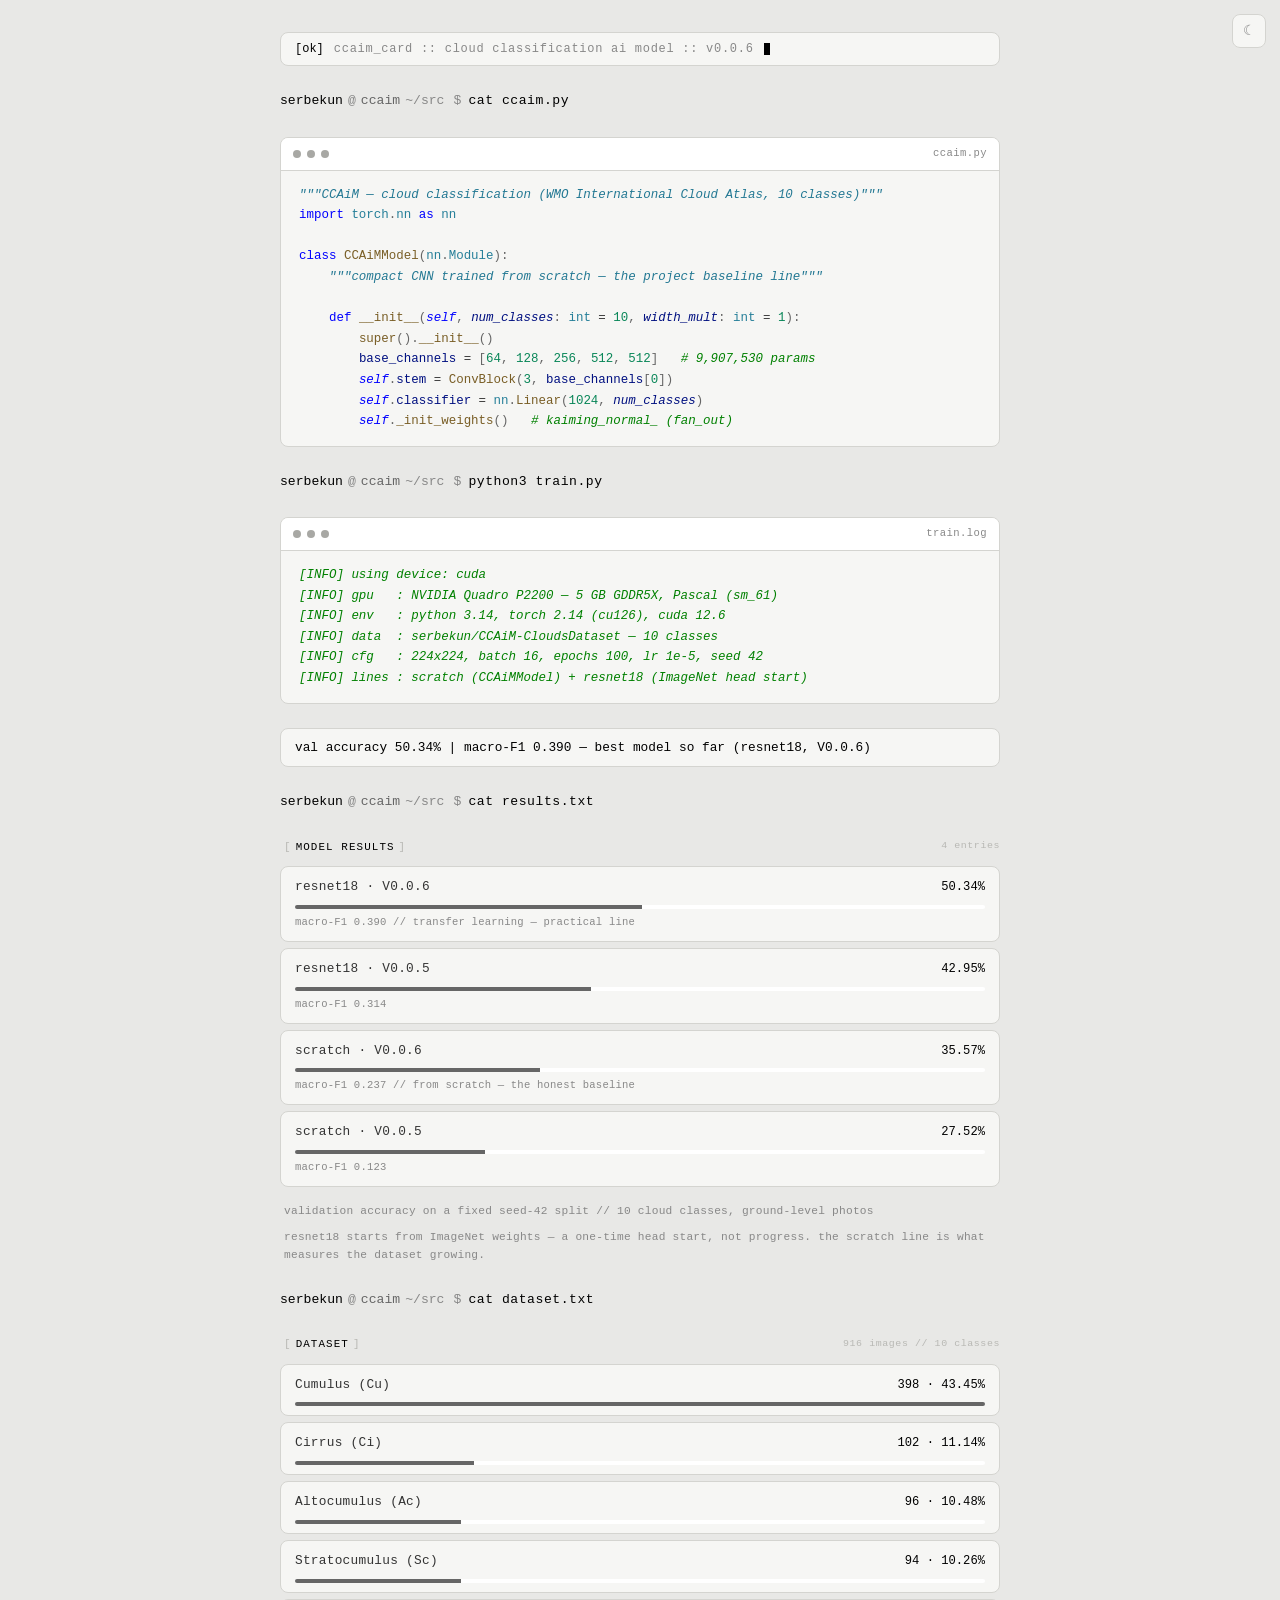
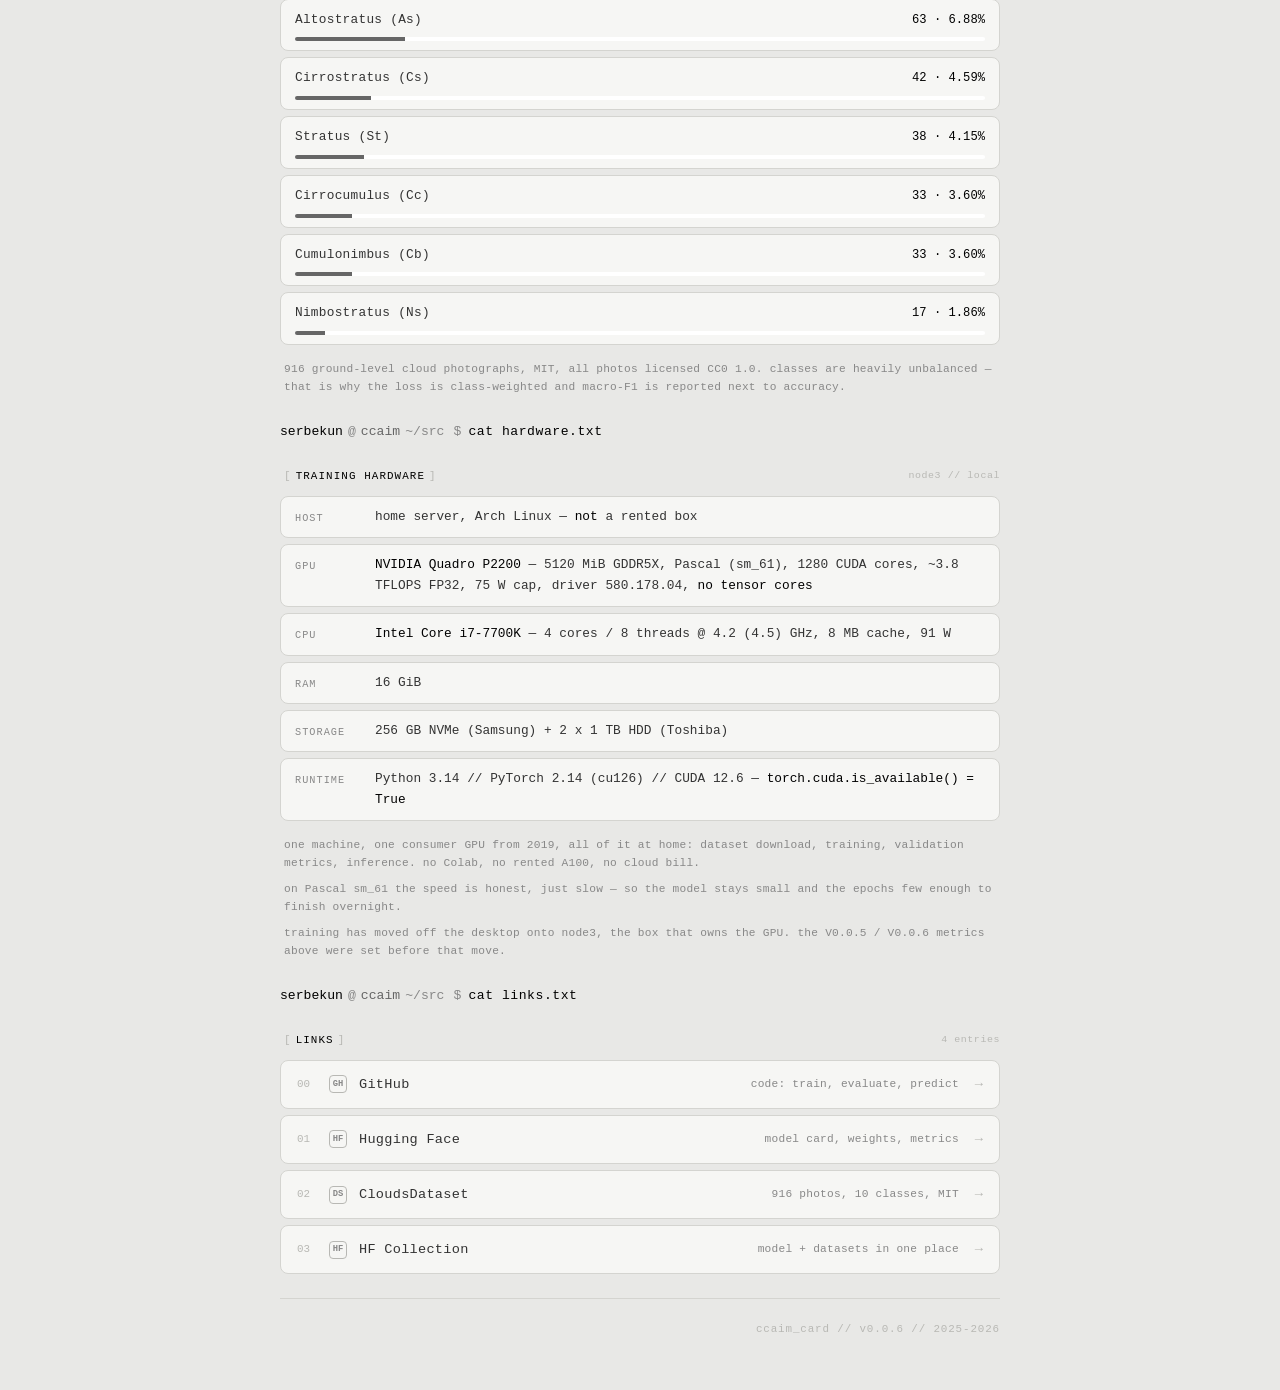
<file: index.html>
<!DOCTYPE html>
<html lang="en">
<head>
    <meta charset="UTF-8">
    <meta name="viewport" content="width=device-width, initial-scale=1, viewport-fit=cover">
    <title>CCAiM — Cloud Classification AI Model</title>
    <meta name="description" content="CCAiM — a cloud classification model trained on ground-level photographs (WMO International Cloud Atlas, 10 classes). Trained on a home server with a Quadro P2200 — no cloud, no rented GPU.">
    <meta name="theme-color" content="#0a0a0a" media="(prefers-color-scheme: dark)">
    <meta name="theme-color" content="#e8e8e6" media="(prefers-color-scheme: light)">
    <link rel="icon" type="image/svg+xml" href="/favicon.svg">
    <link rel="apple-touch-icon" href="/favicon.svg">
    <link rel="stylesheet" href="style.css">
    <script src="theme.js"></script>
</head>
<body>

    <button class="theme-toggle" type="button" aria-label="Toggle theme">
        <span class="tt-sun">☀</span><span class="tt-moon">☾</span>
    </button>

    <div class="terminal-window">

        <div class="boot-line">
            <span class="boot-time">[ok]</span>
            <span class="boot-msg">ccaim_card :: cloud classification ai model :: v0.0.6</span>
            <span class="cursor-boot blink-boot"></span>
        </div>

        <!-- intro: model source -->
        <div class="prompt-line">
            <span class="prompt-user">serbekun</span>
            <span class="prompt-at">@</span>
            <span class="prompt-host">ccaim</span>
            <span class="prompt-path">~/src</span>
            <span class="prompt-dol">$</span>
            <span class="prompt-cmd">cat ccaim.py</span>
        </div>

        <div class="code-window">
            <div class="code-window-bar">
                <div class="code-window-dots"><span></span><span></span><span></span></div>
                <span class="code-window-name">ccaim.py</span>
            </div>
<div class="code-window-body">
<div class="code-line"><span class="tok-doc">"""CCAiM — cloud classification (WMO International Cloud Atlas, 10 classes)"""</span></div>
<div class="code-line"><span class="tok-kw">import</span> <span class="tok-mod">torch</span><span class="tok-punct">.</span><span class="tok-mod">nn</span> <span class="tok-kw">as</span> <span class="tok-mod">nn</span></div>
<div class="code-line">&#8203;</div>
<div class="code-line"><span class="tok-kw">class</span> <span class="tok-func">CCAiMModel</span><span class="tok-punct">(</span><span class="tok-mod">nn</span><span class="tok-punct">.</span><span class="tok-type">Module</span><span class="tok-punct">):</span></div>
<div class="code-line">    <span class="tok-doc">"""compact CNN trained from scratch — the project baseline line"""</span></div>
<div class="code-line">&#8203;</div>
<div class="code-line">    <span class="tok-kw">def</span> <span class="tok-func">__init__</span><span class="tok-punct">(</span><span class="tok-self">self</span><span class="tok-punct">,</span> <span class="tok-param">num_classes</span><span class="tok-punct">:</span> <span class="tok-type">int</span> <span class="tok-op">=</span> <span class="tok-num">10</span><span class="tok-punct">,</span> <span class="tok-param">width_mult</span><span class="tok-punct">:</span> <span class="tok-type">int</span> <span class="tok-op">=</span> <span class="tok-num">1</span><span class="tok-punct">):</span></div>
<div class="code-line">        <span class="tok-func">super</span><span class="tok-punct">().</span><span class="tok-func">__init__</span><span class="tok-punct">()</span></div>
<div class="code-line">        <span class="tok-var">base_channels</span> <span class="tok-op">=</span> <span class="tok-punct">[</span><span class="tok-num">64</span><span class="tok-punct">,</span> <span class="tok-num">128</span><span class="tok-punct">,</span> <span class="tok-num">256</span><span class="tok-punct">,</span> <span class="tok-num">512</span><span class="tok-punct">,</span> <span class="tok-num">512</span><span class="tok-punct">]</span>   <span class="tok-com"># 9,907,530 params</span></div>
<div class="code-line">        <span class="tok-self">self</span><span class="tok-punct">.</span><span class="tok-prop">stem</span> <span class="tok-op">=</span> <span class="tok-func">ConvBlock</span><span class="tok-punct">(</span><span class="tok-num">3</span><span class="tok-punct">,</span> <span class="tok-var">base_channels</span><span class="tok-punct">[</span><span class="tok-num">0</span><span class="tok-punct">])</span></div>
<div class="code-line">        <span class="tok-self">self</span><span class="tok-punct">.</span><span class="tok-prop">classifier</span> <span class="tok-op">=</span> <span class="tok-mod">nn</span><span class="tok-punct">.</span><span class="tok-func">Linear</span><span class="tok-punct">(</span><span class="tok-num">1024</span><span class="tok-punct">,</span> <span class="tok-param">num_classes</span><span class="tok-punct">)</span></div>
<div class="code-line">        <span class="tok-self">self</span><span class="tok-punct">.</span><span class="tok-func">_init_weights</span><span class="tok-punct">()</span>   <span class="tok-com"># kaiming_normal_ (fan_out)</span></div>
</div>
        </div>

        <!-- training run -->
        <div class="prompt-line">
            <span class="prompt-user">serbekun</span>
            <span class="prompt-at">@</span>
            <span class="prompt-host">ccaim</span>
            <span class="prompt-path">~/src</span>
            <span class="prompt-dol">$</span>
            <span class="prompt-cmd">python3 train.py</span>
        </div>

        <div class="code-window">
            <div class="code-window-bar">
                <div class="code-window-dots"><span></span><span></span><span></span></div>
                <span class="code-window-name">train.log</span>
            </div>
<div class="code-window-body">
<div class="code-line"><span class="tok-com">[INFO] using device: cuda</span></div>
<div class="code-line"><span class="tok-com">[INFO] gpu   : NVIDIA Quadro P2200 — 5 GB GDDR5X, Pascal (sm_61)</span></div>
<div class="code-line"><span class="tok-com">[INFO] env   : python 3.14, torch 2.14 (cu126), cuda 12.6</span></div>
<div class="code-line"><span class="tok-com">[INFO] data  : serbekun/CCAiM-CloudsDataset — 10 classes</span></div>
<div class="code-line"><span class="tok-com">[INFO] cfg   : 224x224, batch 16, epochs 100, lr 1e-5, seed 42</span></div>
<div class="code-line"><span class="tok-com">[INFO] lines : scratch (CCAiMModel) + resnet18 (ImageNet head start)</span></div>
</div>
        </div>

        <div class="program-output">val accuracy 50.34% | macro-F1 0.390 — best model so far (resnet18, V0.0.6)</div>

        <!-- results -->
        <div class="prompt-line">
            <span class="prompt-user">serbekun</span>
            <span class="prompt-at">@</span>
            <span class="prompt-host">ccaim</span>
            <span class="prompt-path">~/src</span>
            <span class="prompt-dol">$</span>
            <span class="prompt-cmd">cat results.txt</span>
        </div>

        <div class="output">

            <div class="section-label">
                <span class="label-bracket">[</span>
                <span class="label-text">MODEL RESULTS</span>
                <span class="label-bracket">]</span>
                <span class="label-count">4 entries</span>
            </div>

            <div class="stat-list">

                <div class="stat-row">
                    <div class="stat-head">
                        <span class="stat-name">resnet18 · V0.0.6</span>
                        <span class="stat-val">50.34%</span>
                    </div>
                    <div class="stat-bar"><div class="stat-fill" style="width:50.34%"></div></div>
                    <div class="stat-note">macro-F1 0.390 // transfer learning — practical line</div>
                </div>

                <div class="stat-row">
                    <div class="stat-head">
                        <span class="stat-name">resnet18 · V0.0.5</span>
                        <span class="stat-val">42.95%</span>
                    </div>
                    <div class="stat-bar"><div class="stat-fill" style="width:42.95%"></div></div>
                    <div class="stat-note">macro-F1 0.314</div>
                </div>

                <div class="stat-row">
                    <div class="stat-head">
                        <span class="stat-name">scratch · V0.0.6</span>
                        <span class="stat-val">35.57%</span>
                    </div>
                    <div class="stat-bar"><div class="stat-fill" style="width:35.57%"></div></div>
                    <div class="stat-note">macro-F1 0.237 // from scratch — the honest baseline</div>
                </div>

                <div class="stat-row">
                    <div class="stat-head">
                        <span class="stat-name">scratch · V0.0.5</span>
                        <span class="stat-val">27.52%</span>
                    </div>
                    <div class="stat-bar"><div class="stat-fill" style="width:27.52%"></div></div>
                    <div class="stat-note">macro-F1 0.123</div>
                </div>

            </div>

            <div class="note-line">
                validation accuracy on a fixed seed-42 split // 10 cloud classes, ground-level photos
            </div>

            <div class="note-line">
                resnet18 starts from ImageNet weights — a one-time head start, not progress.
                the scratch line is what measures the dataset growing.
            </div>

        </div>

        <!-- dataset -->
        <div class="prompt-line">
            <span class="prompt-user">serbekun</span>
            <span class="prompt-at">@</span>
            <span class="prompt-host">ccaim</span>
            <span class="prompt-path">~/src</span>
            <span class="prompt-dol">$</span>
            <span class="prompt-cmd">cat dataset.txt</span>
        </div>

        <div class="output">

            <div class="section-label">
                <span class="label-bracket">[</span>
                <span class="label-text">DATASET</span>
                <span class="label-bracket">]</span>
                <span class="label-count">916 images // 10 classes</span>
            </div>

            <div class="stat-list">

                <div class="stat-row">
                    <div class="stat-head"><span class="stat-name">Cumulus (Cu)</span><span class="stat-val">398 · 43.45%</span></div>
                    <div class="stat-bar"><div class="stat-fill" style="width:100%"></div></div>
                </div>

                <div class="stat-row">
                    <div class="stat-head"><span class="stat-name">Cirrus (Ci)</span><span class="stat-val">102 · 11.14%</span></div>
                    <div class="stat-bar"><div class="stat-fill" style="width:26%"></div></div>
                </div>

                <div class="stat-row">
                    <div class="stat-head"><span class="stat-name">Altocumulus (Ac)</span><span class="stat-val">96 · 10.48%</span></div>
                    <div class="stat-bar"><div class="stat-fill" style="width:24%"></div></div>
                </div>

                <div class="stat-row">
                    <div class="stat-head"><span class="stat-name">Stratocumulus (Sc)</span><span class="stat-val">94 · 10.26%</span></div>
                    <div class="stat-bar"><div class="stat-fill" style="width:24%"></div></div>
                </div>

                <div class="stat-row">
                    <div class="stat-head"><span class="stat-name">Altostratus (As)</span><span class="stat-val">63 · 6.88%</span></div>
                    <div class="stat-bar"><div class="stat-fill" style="width:16%"></div></div>
                </div>

                <div class="stat-row">
                    <div class="stat-head"><span class="stat-name">Cirrostratus (Cs)</span><span class="stat-val">42 · 4.59%</span></div>
                    <div class="stat-bar"><div class="stat-fill" style="width:11%"></div></div>
                </div>

                <div class="stat-row">
                    <div class="stat-head"><span class="stat-name">Stratus (St)</span><span class="stat-val">38 · 4.15%</span></div>
                    <div class="stat-bar"><div class="stat-fill" style="width:10%"></div></div>
                </div>

                <div class="stat-row">
                    <div class="stat-head"><span class="stat-name">Cirrocumulus (Cc)</span><span class="stat-val">33 · 3.60%</span></div>
                    <div class="stat-bar"><div class="stat-fill" style="width:8.3%"></div></div>
                </div>

                <div class="stat-row">
                    <div class="stat-head"><span class="stat-name">Cumulonimbus (Cb)</span><span class="stat-val">33 · 3.60%</span></div>
                    <div class="stat-bar"><div class="stat-fill" style="width:8.3%"></div></div>
                </div>

                <div class="stat-row">
                    <div class="stat-head"><span class="stat-name">Nimbostratus (Ns)</span><span class="stat-val">17 · 1.86%</span></div>
                    <div class="stat-bar"><div class="stat-fill" style="width:4.3%"></div></div>
                </div>

            </div>

            <div class="note-line">
                916 ground-level cloud photographs, MIT, all photos licensed CC0 1.0.
                classes are heavily unbalanced — that is why the loss is
                class-weighted and macro-F1 is reported next to accuracy.
            </div>

        </div>

        <!-- hardware -->
        <div class="prompt-line">
            <span class="prompt-user">serbekun</span>
            <span class="prompt-at">@</span>
            <span class="prompt-host">ccaim</span>
            <span class="prompt-path">~/src</span>
            <span class="prompt-dol">$</span>
            <span class="prompt-cmd">cat hardware.txt</span>
        </div>

        <div class="output">

            <div class="section-label">
                <span class="label-bracket">[</span>
                <span class="label-text">TRAINING HARDWARE</span>
                <span class="label-bracket">]</span>
                <span class="label-count">node3 // local</span>
            </div>

            <div class="spec-list">

                <div class="spec-row">
                    <span class="spec-key">host</span>
                    <span class="spec-val">home server, Arch Linux — <b>not</b> a rented box</span>
                </div>

                <div class="spec-row">
                    <span class="spec-key">gpu</span>
                    <span class="spec-val"><b>NVIDIA Quadro P2200</b> — 5120 MiB GDDR5X, Pascal (sm_61), 1280 CUDA cores, ~3.8 TFLOPS FP32, 75 W cap, driver 580.178.04, <b>no tensor cores</b></span>
                </div>

                <div class="spec-row">
                    <span class="spec-key">cpu</span>
                    <span class="spec-val"><b>Intel Core i7-7700K</b> — 4 cores / 8 threads @ 4.2 (4.5) GHz, 8 MB cache, 91 W</span>
                </div>

                <div class="spec-row">
                    <span class="spec-key">ram</span>
                    <span class="spec-val">16 GiB</span>
                </div>

                <div class="spec-row">
                    <span class="spec-key">storage</span>
                    <span class="spec-val">256 GB NVMe (Samsung) + 2 x 1 TB HDD (Toshiba)</span>
                </div>

                <div class="spec-row">
                    <span class="spec-key">runtime</span>
                    <span class="spec-val">Python 3.14 // PyTorch 2.14 (cu126) // CUDA 12.6 — <b>torch.cuda.is_available() = True</b></span>
                </div>

            </div>

            <div class="note-line">
                one machine, one consumer GPU from 2019, all of it at home:
                dataset download, training, validation metrics, inference.
                no Colab, no rented A100, no cloud bill.
            </div>

            <div class="note-line">
                on Pascal sm_61 the speed is honest, just slow — so the model stays
                small and the epochs few enough to finish overnight.
            </div>

            <div class="note-line">
                training has moved off the desktop onto node3, the box that owns the GPU.
                the V0.0.5 / V0.0.6 metrics above were set before that move.
            </div>

        </div>

        <!-- links -->
        <div class="prompt-line">
            <span class="prompt-user">serbekun</span>
            <span class="prompt-at">@</span>
            <span class="prompt-host">ccaim</span>
            <span class="prompt-path">~/src</span>
            <span class="prompt-dol">$</span>
            <span class="prompt-cmd">cat links.txt</span>
        </div>

        <div class="output">

            <div class="section-label">
                <span class="label-bracket">[</span>
                <span class="label-text">LINKS</span>
                <span class="label-bracket">]</span>
                <span class="label-count">4 entries</span>
            </div>

            <a href="https://github.com/serbekun/CCAiM" target="_blank" rel="noopener noreferrer" class="link-item">
                <span class="link-num">00</span>
                <span class="link-icon gh"></span>
                <span class="link-name">GitHub</span>
                <span class="link-desc">code: train, evaluate, predict</span>
                <span class="link-arrow">→</span>
            </a>

            <a href="https://huggingface.co/serbekun/CCAiM" target="_blank" rel="noopener noreferrer" class="link-item">
                <span class="link-num">01</span>
                <span class="link-icon hf"></span>
                <span class="link-name">Hugging Face</span>
                <span class="link-desc">model card, weights, metrics</span>
                <span class="link-arrow">→</span>
            </a>

            <a href="https://huggingface.co/datasets/serbekun/CCAiM-CloudsDataset" target="_blank" rel="noopener noreferrer" class="link-item">
                <span class="link-num">02</span>
                <span class="link-icon ds"></span>
                <span class="link-name">CloudsDataset</span>
                <span class="link-desc">916 photos, 10 classes, MIT</span>
                <span class="link-arrow">→</span>
            </a>

            <a href="https://huggingface.co/collections/serbekun/ccaim" target="_blank" rel="noopener noreferrer" class="link-item">
                <span class="link-num">03</span>
                <span class="link-icon hf"></span>
                <span class="link-name">HF Collection</span>
                <span class="link-desc">model + datasets in one place</span>
                <span class="link-arrow">→</span>
            </a>

        </div>

    </div>

    <div class="footer">
        <span class="footer-text">ccaim_card // v0.0.6 // 2025-2026</span>
    </div>

</body>
</html>
</file>
<file: style.css>
/* ═══════════════════════════════════════════════
   ccaim_card — project card :: terminal style
   (theme, layout and link items are the serbekun_card
   stylesheet; the blocks at the bottom are the ccaim
   additions: stat bars, spec rows, notes)
   ═══════════════════════════════════════════════ */

/* ── Reset ── */
*, *::before, *::after {
    box-sizing: border-box;
    margin: 0;
    padding: 0;
}

/* ── Root ── */
:root {
    --bg:     #0a0a0a;
    --bg2:    #0e0e0e;
    --bg3:    #111;
    --border: #1a1a1a;
    --border-hover: #333;
    --text:   #c8c8c8;
    --text-dim:  #555;
    --text-dimmer: #333;
    --text-bright: #fff;
    --accent: #888;
    --font: 'SF Mono', 'Fira Code', 'Cascadia Code', 'JetBrains Mono',
            'Codelia', 'Iosevka', Consolas, 'Liberation Mono', monospace;
    --radius: 8px;

    --code-fg:       #d4d4d4;
    --code-kw:       #569cd6;
    --code-ctrl:     #c586c0;
    --code-type:     #4ec9b0;
    --code-enum:     #4ec9b0;
    --code-func:     #dcdcaa;
    --code-macro:    #dcdcaa;
    --code-var:      #9cdcfe;
    --code-param:    #9cdcfe;
    --code-prop:     #9cdcfe;
    --code-const:    #4fc1ff;
    --code-str:      #ce9178;
    --code-char:     #ce9178;
    --code-esc:      #d7ba7d;
    --code-num:      #b5cea8;
    --code-com:      #6a9955;
    --code-doc:      #608b4e;
    --code-pp:       #c586c0;
    --code-attr:     #9cdcfe;
    --code-lifetime: #569cd6;
    --code-op:       #d4d4d4;
    --code-punct:    #808080;
    --code-self:     #569cd6;
    --code-mod:      #4ec9b0;
    --code-label:    #c8c8c8;
    --code-unsafe:   #f44747;
    --code-err:      #f44747;
    --code-warn:     #cca700;

    color-scheme: dark;
}

/* ── Light theme ──
   Palette is applied in two ways:
   1. automatically, when the system prefers light and the user
      has not picked a theme on the site (no data-theme attribute);
   2. explicitly, via data-theme="light" set by theme.js.
   The variable block is intentionally duplicated — CSS has no way
   to share a ruleset between a media query and a selector. */
:root[data-theme="light"] {
    --bg:     #e8e8e6;
    --bg2:    #f6f6f4;
    --bg3:    #ffffff;
    --border: #d4d4d0;
    --border-hover: #a8a8a4;
    --text:   #333;
    --text-dim:  #888;
    --text-dimmer: #b8b8b4;
    --text-bright: #000;
    --accent: #666;

    --code-fg:       #383838;
    --code-kw:       #0000ff;
    --code-ctrl:     #af00db;
    --code-type:     #267f99;
    --code-enum:     #267f99;
    --code-func:     #795e26;
    --code-macro:    #795e26;
    --code-var:      #001080;
    --code-param:    #001080;
    --code-prop:     #001080;
    --code-const:    #0070c1;
    --code-str:      #a31515;
    --code-char:     #a31515;
    --code-esc:      #ee0000;
    --code-num:      #098658;
    --code-com:      #008000;
    --code-doc:      #237893;
    --code-pp:       #af00db;
    --code-attr:     #001080;
    --code-lifetime: #0000ff;
    --code-op:       #383838;
    --code-punct:    #666;
    --code-self:     #0000ff;
    --code-mod:      #267f99;
    --code-label:    #333;
    --code-unsafe:   #cd3131;
    --code-err:      #cd3131;
    --code-warn:     #bf8803;

    color-scheme: light;
}

@media (prefers-color-scheme: light) {
    :root:not([data-theme="dark"]) {
        --bg:     #e8e8e6;
        --bg2:    #f6f6f4;
        --bg3:    #ffffff;
        --border: #d4d4d0;
        --border-hover: #a8a8a4;
        --text:   #333;
        --text-dim:  #888;
        --text-dimmer: #b8b8b4;
        --text-bright: #000;
        --accent: #666;

        --code-fg:       #383838;
        --code-kw:       #0000ff;
        --code-ctrl:     #af00db;
        --code-type:     #267f99;
        --code-enum:     #267f99;
        --code-func:     #795e26;
        --code-macro:    #795e26;
        --code-var:      #001080;
        --code-param:    #001080;
        --code-prop:     #001080;
        --code-const:    #0070c1;
        --code-str:      #a31515;
        --code-char:     #a31515;
        --code-esc:      #ee0000;
        --code-num:      #098658;
        --code-com:      #008000;
        --code-doc:      #237893;
        --code-pp:       #af00db;
        --code-attr:     #001080;
        --code-lifetime: #0000ff;
        --code-op:       #383838;
        --code-punct:    #666;
        --code-self:     #0000ff;
        --code-mod:      #267f99;
        --code-label:    #333;
        --code-unsafe:   #cd3131;
        --code-err:      #cd3131;
        --code-warn:     #bf8803;

        color-scheme: light;
    }
}

html {
    background: var(--bg);
    min-height: 100%;
    overflow-x: hidden;
    -webkit-text-size-adjust: 100%;
    text-size-adjust: 100%;
}

body {
    font-family: var(--font);
    -webkit-tap-highlight-color: transparent;
    background: transparent;
    color: var(--text);
    min-height: 100vh;
    min-height: 100dvh;
    padding: 2rem 1rem 3rem;
    line-height: 1.7;
    display: flex;
    flex-direction: column;
    align-items: center;
}

/* ── Boot line ── */
.boot-line {
    display: flex;
    align-items: center;
    gap: 10px;
    max-width: 720px;
    width: 100%;
    padding: 6px 14px;
    margin-bottom: 1.5rem;
    font-size: 0.75rem;
    border: 1px solid var(--border);
    border-radius: var(--radius);
    background: var(--bg2);
}
.boot-time {
    color: var(--text-bright);
    font-weight: 500;
}
.boot-msg {
    color: var(--text-dim);
    letter-spacing: 0.06em;
}
.cursor-boot {
    display: inline-block;
    width: 6px;
    height: 12px;
    background: var(--text-bright);
    vertical-align: -2px;
}
.blink-boot { animation: blink 1.1s step-end infinite; }

@keyframes blink { 50% { opacity: 0; } }
@keyframes fadeIn {
    from { opacity: 0; transform: translateY(6px); }
    to   { opacity: 1; transform: translateY(0); }
}
@keyframes typePulse {
    0%, 100% { opacity: 1; }
    50% { opacity: 0.6; }
}

/* ── Theme toggle ── */
.theme-toggle {
    position: fixed;
    top: 14px;
    right: 14px;
    z-index: 10;
    width: 34px;
    height: 34px;
    display: flex;
    align-items: center;
    justify-content: center;
    background: var(--bg2);
    border: 1px solid var(--border);
    border-radius: var(--radius);
    color: var(--text-dim);
    font-family: var(--font);
    font-size: 0.9rem;
    line-height: 1;
    cursor: pointer;
    transition: background 0.15s, border-color 0.15s, color 0.15s;
}

.theme-toggle:hover {
    background: var(--bg3);
    border-color: var(--border-hover);
    color: var(--text-bright);
}

.theme-toggle:focus-visible {
    outline: 2px solid var(--accent);
    outline-offset: 2px;
}

/* icon: sun in dark theme (click -> light), moon in light theme */
.theme-toggle .tt-moon { display: none; }

:root[data-theme="light"] .theme-toggle .tt-sun  { display: none; }
:root[data-theme="light"] .theme-toggle .tt-moon { display: inline; }

@media (prefers-color-scheme: light) {
    :root:not([data-theme="dark"]) .theme-toggle .tt-sun  { display: none; }
    :root:not([data-theme="dark"]) .theme-toggle .tt-moon { display: inline; }
}

/* ── Terminal window ── */
.terminal-window {
    max-width: 720px;
    width: 100%;
    animation: fadeIn 0.5s ease-out;
}

/* ── Code window (syntax-highlighted snippet) ── */
.code-window {
    margin-bottom: 1.5rem;
    background: var(--bg2);
    border: 1px solid var(--border);
    border-radius: var(--radius);
    overflow: hidden;
    animation: fadeIn 0.7s ease-out;
}

.code-window-bar {
    display: flex;
    align-items: center;
    justify-content: space-between;
    padding: 7px 12px;
    background: var(--bg3);
    border-bottom: 1px solid var(--border);
}

.code-window-dots {
    display: flex;
    gap: 6px;
}

.code-window-dots span {
    width: 8px;
    height: 8px;
    border-radius: 50%;
    background: var(--border-hover);
}

.code-window-name {
    font-size: 0.66rem;
    color: var(--text-dim);
    letter-spacing: 0.04em;
}

.code-window-body {
    padding: 14px 18px;
    font-size: 0.78rem;
    line-height: 1.65;
    overflow-x: auto;
    color: var(--code-fg);
}

.code-line { white-space: pre; }

/* ── Syntax token classes ── */
.tok-kw       { color: var(--code-kw); }
.tok-ctrl     { color: var(--code-ctrl); }
.tok-type     { color: var(--code-type); }
.tok-enum     { color: var(--code-enum); }
.tok-func     { color: var(--code-func); }
.tok-macro    { color: var(--code-macro); }
.tok-var      { color: var(--code-var); }
.tok-param    { color: var(--code-param); font-style: italic; }
.tok-prop     { color: var(--code-prop); }
.tok-const    { color: var(--code-const); }
.tok-str      { color: var(--code-str); }
.tok-char     { color: var(--code-char); }
.tok-esc      { color: var(--code-esc); }
.tok-num      { color: var(--code-num); }
.tok-com      { color: var(--code-com); font-style: italic; }
.tok-doc      { color: var(--code-doc); font-style: italic; }
.tok-pp       { color: var(--code-pp); }
.tok-attr     { color: var(--code-attr); }
.tok-lifetime { color: var(--code-lifetime); font-style: italic; }
.tok-op       { color: var(--code-op); }
.tok-punct    { color: var(--code-punct); }
.tok-self     { color: var(--code-self); font-style: italic; }
.tok-mod      { color: var(--code-mod); }
.tok-label    { color: var(--code-label); }
.tok-unsafe   { color: var(--code-unsafe); font-weight: 600; }
.tok-err      { color: var(--code-err); }
.tok-warn     { color: var(--code-warn); }

/* ── Program output ── */
.program-output {
    display: flex;
    align-items: center;
    gap: 8px;
    padding: 8px 14px;
    margin-bottom: 1.5rem;
    border: 1px solid var(--border);
    border-radius: var(--radius);
    background: var(--bg2);
    font-size: 0.8rem;
    color: var(--text-bright);
}

/* ── Prompt line ── */
.prompt-line {
    display: flex;
    align-items: center;
    gap: 5px;
    margin-bottom: 1.5rem;
    font-size: 0.82rem;
    flex-wrap: wrap;
}

.prompt-user { color: var(--text-bright); font-weight: 500; }
.prompt-at   { color: var(--text-dim); }
.prompt-host { color: var(--accent); font-weight: 500; }
.prompt-path { color: var(--text-dim); }
.prompt-dol  { color: var(--text-dim); margin: 0 2px 0 4px; }
.prompt-cmd  { color: var(--text-bright); letter-spacing: 0.04em; }

.cursor {
    display: inline-block;
    width: 7px;
    height: 14px;
    background: var(--text);
    vertical-align: -2px;
    margin-left: 2px;
}

.blink { animation: blink 1.1s step-end infinite; }

/* ── Section labels ── */
.section-label {
    display: flex;
    align-items: center;
    gap: 4px;
    margin-bottom: 10px;
    font-size: 0.68rem;
    letter-spacing: 0.1em;
    text-transform: uppercase;
    padding-left: 4px;
}

.label-bracket {
    color: var(--text-dimmer);
}

.label-text {
    color: var(--text-bright);
    font-weight: 500;
}

.label-count {
    color: var(--text-dimmer);
    font-size: 0.62rem;
    margin-left: auto;
    text-transform: none;
    letter-spacing: 0.06em;
}

/* ── Output area ── */
.output {
    margin-bottom: 1.5rem;
    animation: fadeIn 0.7s ease-out;
}

/* ── Link items ── */
.link-item {
    display: flex;
    align-items: center;
    gap: 12px;
    padding: 12px 16px;
    background: var(--bg2);
    border: 1px solid var(--border);
    border-radius: var(--radius);
    margin-bottom: 6px;
    text-decoration: none;
    color: var(--text);
    font-family: var(--font);
    font-size: 0.85rem;
    cursor: pointer;
    transition: background 0.15s, border-color 0.15s, color 0.15s;
    position: relative;
    overflow: hidden;
}

.link-item::before {
    content: '';
    position: absolute;
    left: 0;
    top: 0;
    bottom: 0;
    width: 2px;
    background: transparent;
    transition: background 0.2s;
}

.link-item:hover {
    background: var(--bg3);
    border-color: var(--border-hover);
    color: var(--text-bright);
}

.link-item:hover::before {
    background: var(--accent);
}

/* ── Link number ── */
.link-num {
    font-size: 0.68rem;
    color: var(--text-dimmer);
    min-width: 20px;
    font-weight: 400;
    transition: color 0.2s;
}

.link-item:hover .link-num {
    color: var(--text-dim);
}

/* ── Link icon ── */
.link-icon {
    width: 18px;
    height: 18px;
    flex-shrink: 0;
    display: flex;
    align-items: center;
    justify-content: center;
    border: 1px solid var(--text-dimmer);
    border-radius: 4px;
    font-size: 0.55rem;
    font-weight: 600;
    color: var(--text-dim);
    transition: border-color 0.2s, color 0.2s, background 0.2s;
}

/* GitHub */
.link-icon.gh::after { content: 'GH'; }
.link-item:hover .link-icon.gh {
    border-color: var(--text);
    color: var(--text-bright);
}


/* Hugging Face */
.link-icon.hf::after { content: 'HF'; }
.link-item:hover .link-icon.hf {
    border-color: var(--text);
    color: var(--text-bright);
}

/* Instagram */
.link-icon.ig::after { content: 'IG'; }
.link-item:hover .link-icon.ig {
    border-color: var(--text);
    color: var(--text-bright);
}

/* Telegram */
.link-icon.tg::after { content: 'TG'; }
.link-item:hover .link-icon.tg {
    border-color: var(--text);
    color: var(--text-bright);
}

/* Email */
.link-icon.mail::after { content: '@'; font-size: 0.7rem; }
.link-item:hover .link-icon.mail {
    border-color: var(--text);
    color: var(--text-bright);
}

/* Serbekun Service */
.link-icon.ss::after { content: 'SS'; }
.link-item:hover .link-icon.ss {
    border-color: var(--text);
    color: var(--text-bright);
}

/* Bunkasai Server */
.link-icon.bunkasai::after { content: '茎'; }
.link-item:hover .link-icon.bunkasai {
    border-color: var(--text);
    color: var(--text-bright);
}


.link-icon.se::after { content: 'SE'; }
.link-item:hover .link-icon.se {
    border-color: var(--text);
    color: var(--text-bright);
}


/* ── Link name ── */
.link-name {
    flex: 1;
    letter-spacing: 0.02em;
    font-weight: 500;
}

/* ── Link description ── */
.link-desc {
    font-size: 0.7rem;
    color: var(--text-dim);
    letter-spacing: 0.02em;
    transition: color 0.2s;
    text-align: right;
}

.link-item:hover .link-desc {
    color: var(--text);
}

/* ── Link arrow ── */
.link-arrow {
    color: var(--text-dimmer);
    font-size: 0.85rem;
    transition: color 0.2s, transform 0.2s;
    margin-left: 4px;
}

.link-item:hover .link-arrow {
    color: var(--text-dim);
    transform: translateX(3px);
}

/* ── Footer ── */
.footer {
    max-width: 720px;
    width: 100%;
    padding-top: 1rem;
    border-top: 1px solid var(--border);
    text-align: right;
}

.footer-text {
    font-size: 0.68rem;
    color: var(--text-dimmer);
    letter-spacing: 0.08em;
}

/* ── Responsive ── */

/* Tablet / small laptop */
@media (max-width: 820px) {
    body { padding: 1.5rem 1rem 2.5rem; }
    .terminal-window, .footer, .boot-line { max-width: 100%; }
}

/* Phones */
@media (max-width: 600px) {
    body {
        padding: 1rem 0.9rem 2rem;
        padding-left: max(0.9rem, env(safe-area-inset-left));
        padding-right: max(0.9rem, env(safe-area-inset-right));
        padding-bottom: max(2rem, env(safe-area-inset-bottom));
        line-height: 1.6;
    }

    /* keep content clear of the fixed theme toggle */
    .terminal-window { padding-top: 2.4rem; }

    .theme-toggle {
        top: max(10px, env(safe-area-inset-top));
        right: 10px;
        width: 40px;
        height: 40px;
        font-size: 1rem;
    }

    .code-window { margin-bottom: 1.1rem; }

    .code-window-body {
        font-size: 0.68rem;
        padding: 12px 14px;
        -webkit-overflow-scrolling: touch;
        overscroll-behavior-x: contain;
    }

    .program-output {
        margin-bottom: 1.1rem;
        font-size: 0.75rem;
        padding: 8px 12px;
    }

    .prompt-line {
        font-size: 0.72rem;
        margin-bottom: 1.1rem;
        gap: 4px;
        row-gap: 2px;
        word-break: break-word;
    }

    /* the shell command can be long — let it wrap onto its own line */
    .prompt-cmd {
        flex-basis: 100%;
        letter-spacing: 0.02em;
    }

    .link-item {
        padding: 12px;
        font-size: 0.82rem;
        flex-wrap: wrap;
        gap: 10px;
        min-height: 48px;          /* comfortable tap target */
        margin-bottom: 8px;
    }

    .link-name { flex: 1 1 auto; min-width: 0; }

    .link-desc {
        flex-basis: 100%;
        text-align: left;
        padding-left: 42px;
        font-size: 0.66rem;
        margin-top: -6px;
    }

    .link-arrow { margin-left: auto; }

    .section-label { font-size: 0.64rem; }
    .label-count   { font-size: 0.58rem; }

    .boot-line {
        font-size: 0.65rem;
        padding: 4px 10px;
    }

    .footer { text-align: left; }
}

/* Narrow phones */
@media (max-width: 380px) {
    body { padding-left: 0.7rem; padding-right: 0.7rem; }
    .code-window-body { font-size: 0.62rem; padding: 10px 12px; }
    .prompt-line { font-size: 0.67rem; }
    .link-item { font-size: 0.78rem; gap: 8px; }
    .link-desc { padding-left: 0; }
    .link-num { min-width: 16px; }
}

/* Touch devices: hover styles stick after a tap, so apply them on press */
@media (hover: none) {
    .link-item:hover {
        background: var(--bg2);
        border-color: var(--border);
        color: var(--text);
    }
    .link-item:hover::before { background: transparent; }
    .link-item:hover .link-arrow { transform: none; }

    .link-item:active {
        background: var(--bg3);
        border-color: var(--border-hover);
        color: var(--text-bright);
    }
    .link-item:active::before { background: var(--accent); }
}

@media (prefers-reduced-motion: reduce) {
    *, *::before, *::after {
        animation-duration: 0.01ms !important;
        animation-iteration-count: 1 !important;
        transition-duration: 0.01ms !important;
        scroll-behavior: auto !important;
    }
}

/* ── Smooth scroll ── */
html { scroll-behavior: smooth; }

/* ── Selection ── */
::selection {
    background: var(--accent);
    color: var(--bg);
}

/* ── Focus ── */
a:focus-visible {
    outline: 2px solid var(--accent);
    outline-offset: 2px;
}

/* ═══════════════════════════════════════════════
   ccaim_card additions
   ═══════════════════════════════════════════════ */

/* Dataset icon */
.link-icon.ds::after { content: 'DS'; }
.link-item:hover .link-icon.ds {
    border-color: var(--text);
    color: var(--text-bright);
}

/* ── Stat list (model results, dataset classes) ── */
.stat-list { margin-bottom: 1rem; }

.stat-row {
    padding: 9px 14px;
    background: var(--bg2);
    border: 1px solid var(--border);
    border-radius: var(--radius);
    margin-bottom: 6px;
}

.stat-head {
    display: flex;
    align-items: baseline;
    gap: 10px;
    font-size: 0.8rem;
}

.stat-name {
    flex: 1;
    color: var(--text);
    letter-spacing: 0.02em;
}

.stat-val {
    color: var(--text-bright);
    font-size: 0.76rem;
    white-space: nowrap;
}

.stat-bar {
    margin-top: 7px;
    height: 4px;
    background: var(--bg3);
    border-radius: 2px;
    overflow: hidden;
}

.stat-fill {
    height: 100%;
    background: var(--accent);
}

.stat-note {
    margin-top: 5px;
    font-size: 0.66rem;
    color: var(--text-dim);
    letter-spacing: 0.02em;
}

/* ── Spec rows (hardware) ── */
.spec-list { margin-bottom: 1rem; }

.spec-row {
    display: flex;
    gap: 14px;
    padding: 10px 14px;
    background: var(--bg2);
    border: 1px solid var(--border);
    border-radius: var(--radius);
    margin-bottom: 6px;
    font-size: 0.8rem;
}

.spec-key {
    flex-shrink: 0;
    min-width: 66px;
    color: var(--text-dim);
    font-size: 0.64rem;
    letter-spacing: 0.1em;
    text-transform: uppercase;
    padding-top: 3px;
}

.spec-val {
    flex: 1;
    color: var(--text);
    line-height: 1.6;
}

.spec-val b {
    color: var(--text-bright);
    font-weight: 500;
}

/* ── Notes under a section ── */
.note-line {
    padding-left: 4px;
    margin-bottom: 8px;
    font-size: 0.7rem;
    color: var(--text-dim);
    letter-spacing: 0.02em;
    line-height: 1.6;
}

/* ── ccaim additions: phones ── */
@media (max-width: 600px) {
    .spec-row { flex-direction: column; gap: 2px; }
    .spec-key { padding-top: 0; }
    .stat-row { padding: 9px 12px; }
    .stat-head { font-size: 0.76rem; }
    .note-line { font-size: 0.66rem; }
}

@media (max-width: 380px) {
    .stat-val { font-size: 0.7rem; }
    .spec-val { font-size: 0.76rem; }
}
</file>
